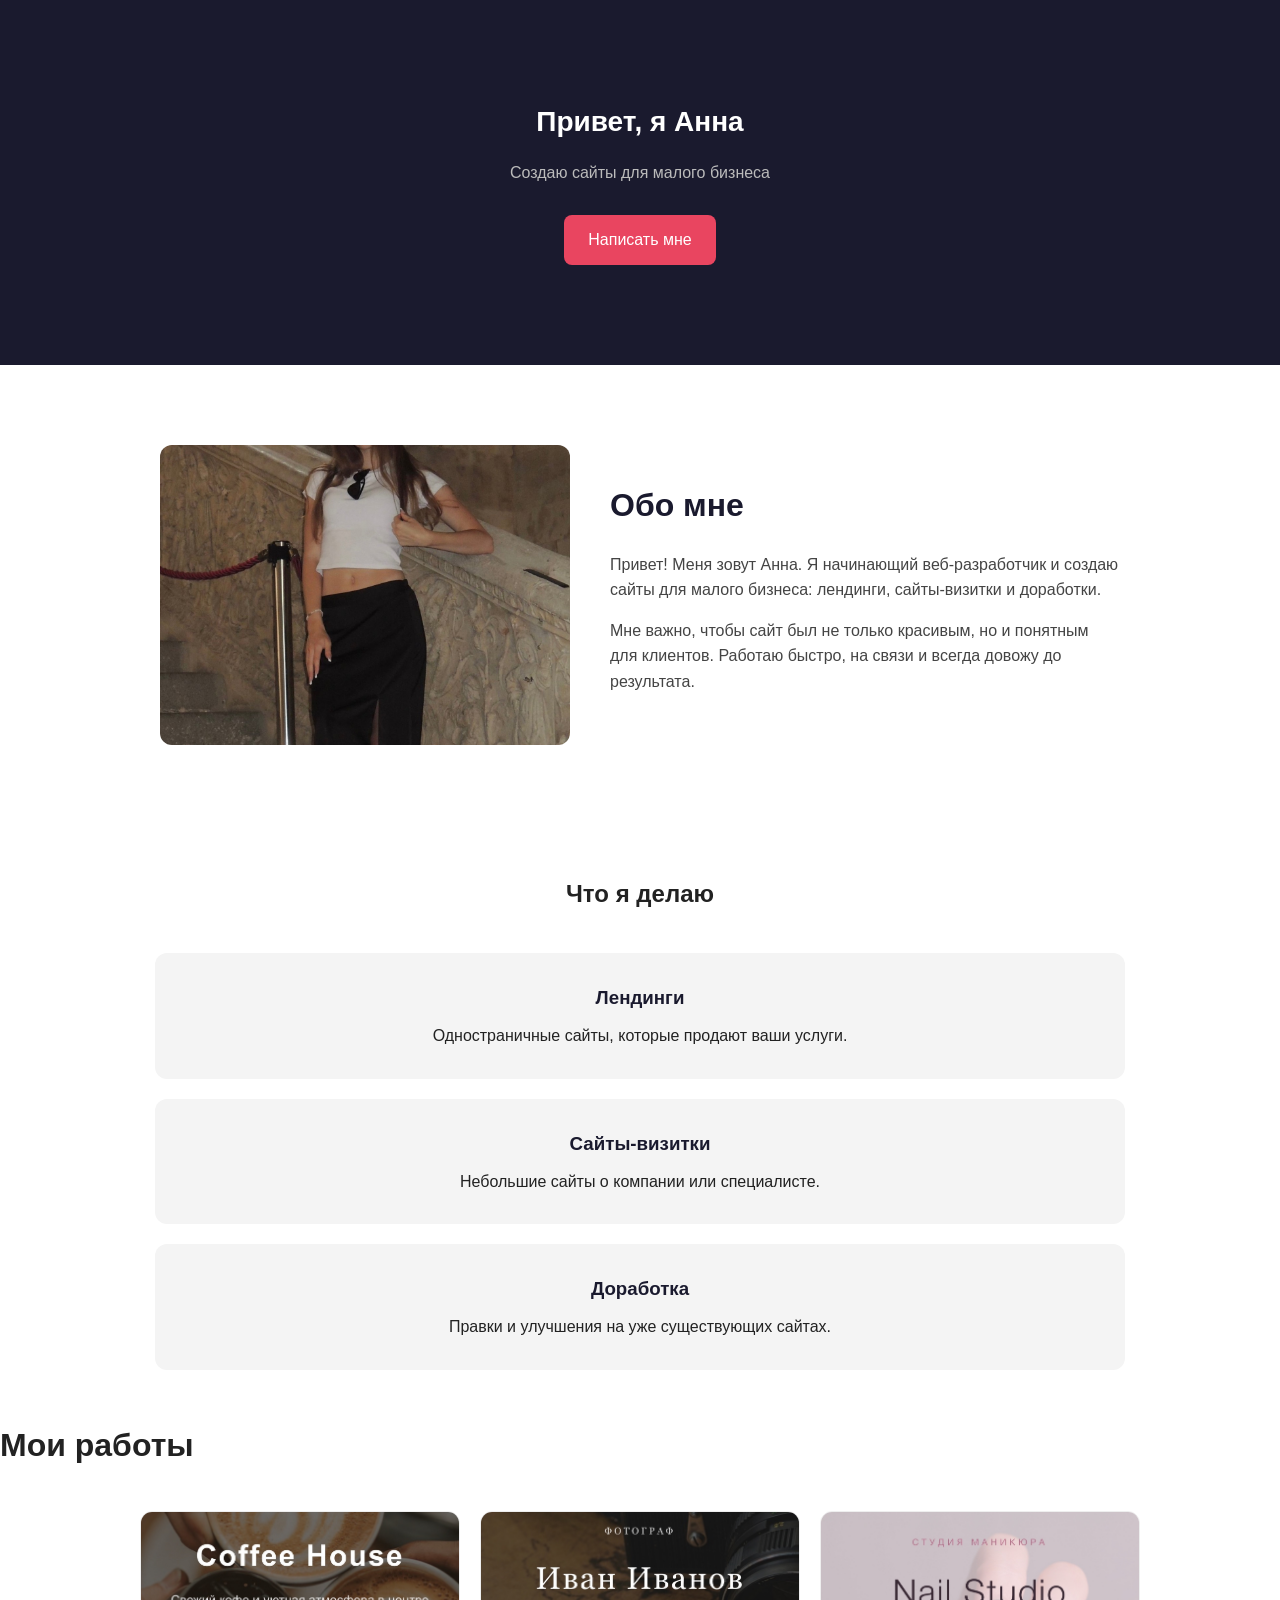
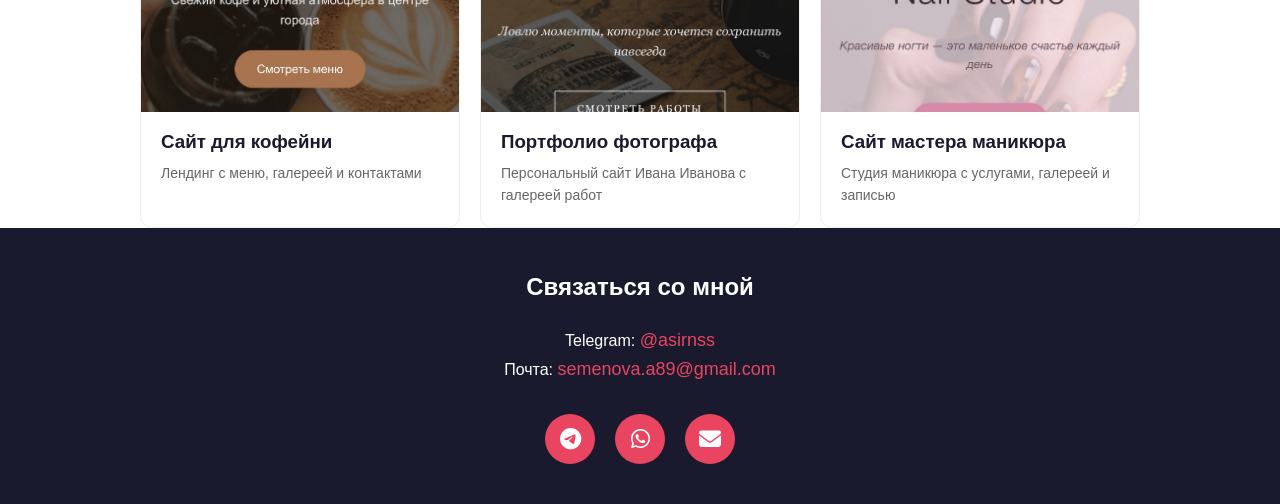
<file: index.html>
<!DOCTYPE html>
<html lang="ru">
<head>
<meta charset="UTF-8">
<meta name="viewport" content="width=device-width, initial-scale=1.0">
<title>Моё портфолио</title>
<link rel="stylesheet" href="https://cdnjs.cloudflare.com/ajax/libs/font-awesome/6.5.1/css/all.min.css">
<link rel="stylesheet" href="style.css">
</head>
<body>

<!-- Первый экран -->
<section class="hero">
<h1>Привет, я Анна</h1>
<p>Создаю сайты для малого бизнеса</p>
<a href="#contacts" class="btn">Написать мне</a>
</section>
<!-- Обо мне -->
<section class="about fade-in">
<div class="about-photo">
<img src="photo.jpg" alt="Анна">
</div>
<div class="about-text">
<h2>Обо мне</h2>
<p>Привет! Меня зовут Анна. Я начинающий веб-разработчик и создаю сайты для малого бизнеса: лендинги, сайты-визитки и доработки.</p>
<p>Мне важно, чтобы сайт был не только красивым, но и понятным для клиентов. Работаю быстро, на связи и всегда довожу до результата.</p>
</div>
</section>

<!-- Что я делаю -->
<section class="services fade-in">
<h2>Что я делаю</h2>
<div class="cards">
<div class="card">
<h3>Лендинги</h3>
<p>Одностраничные сайты, которые продают ваши услуги.</p>
</div>
<div class="card">
<h3>Сайты-визитки</h3>
<p>Небольшие сайты о компании или специалисте.</p>
</div>
<div class="card">
<h3>Доработка</h3>
<p>Правки и улучшения на уже существующих сайтах.</p>
</div>
</div>
</section>
<!-- Портфолио -->
<section class="portfolio fade-in">
<h2>Мои работы</h2>
<div class="works">
<div class="work">
  <a href="https://asirnss.github.io/coffee-site/" target="_blank">
    <img src="coffee.jpg" alt="Сайт для кофейни">
  </a>
  <h3>Сайт для кофейни</h3>
  <p>Лендинг с меню, галереей и контактами</p>
</div>
<div class="work">
  <a href="https://asirnss.github.io/photographer-site/" target="_blank">
    <img src="photo2.jpg" alt="Портфолио фотографа">
  </a>
  <h3>Портфолио фотографа</h3>
  <p>Персональный сайт Ивана Иванова с галереей работ</p>
</div>
<div class="work">
  <a href="https://asirnss.github.io/nails-site/" target="_blank">
    <img src="nails.jpg" alt="Сайт мастера маникюра">
  </a>
  <h3>Сайт мастера маникюра</h3>
  <p>Студия маникюра с услугами, галереей и записью</p>
</div>
</div>
</section>

<!-- Контакты -->
  <section class="contacts fade-in" id="contacts">
    <h2>Связаться со мной</h2>
    <p>Telegram: <a href="https://t.me/asirnss">@asirnss</a></p>
    <p>Почта: <a href="mailto:semenova.a89@gmail.com">semenova.a89@gmail.com</a></p>
    <div class="socials">
      <a href="https://t.me/asirnss" target="_blank" title="Telegram">
        <i class="fab fa-telegram"></i>
      </a>
      <a href="https://wa.me/79385208513" target="_blank" title="WhatsApp">
        <i class="fab fa-whatsapp"></i>
      </a>
      <a href="mailto:semenova.a89@gmail.com" title="Почта">
        <i class="fas fa-envelope"></i>
      </a>
    </div>
  </section>

<script>
const elements = document.querySelectorAll('.fade-in');

const observer = new IntersectionObserver((entries) => {
entries.forEach((entry) => {
if (entry.isIntersecting) {
entry.target.classList.add('visible');
}
});
}, { threshold: 0.15 });

elements.forEach((el) => observer.observe(el));
</script>
</body>
</html>
</file>
<file: style.css>
* {
margin: 0;
padding: 0;
box-sizing: border-box;
}

body {
font-family: Arial, sans-serif;
color: #222;
line-height: 1.6;
}

/* Первый экран */
.hero {
background: #1a1a2e;
color: #fff;
text-align: center;
padding: 100px 20px;
}

.hero h1 {
font-size: 42px;
margin-bottom: 15px;
}

.hero p {
font-size: 20px;
color: #bbb;
margin-bottom: 30px;
}

.btn {
display: inline-block;
background: #e94560;
color: #fff;
padding: 14px 32px;
border-radius: 8px;
text-decoration: none;
font-size: 18px;
transition: background 0.3s;
}

.btn:hover {
background: #c73650;
}

/* Блок "Что я делаю" */
.services {
padding: 80px 20px;
max-width: 1000px;
margin: 0 auto;
text-align: center;
}

.services h2 {
font-size: 32px;
margin-bottom: 40px;
}

.cards {
display: flex;
gap: 20px;
flex-wrap: wrap;
justify-content: center;
}

.card {
background: #f4f4f4;
padding: 30px;
border-radius: 12px;
flex: 1 1 250px;
max-width: 300px;
}

.card h3 {
margin-bottom: 10px;
color: #1a1a2e;
}

/* Контакты */
.contacts {
background: #1a1a2e;
color: #fff;
text-align: center;
padding: 60px 20px;
}

.contacts h2 {
margin-bottom: 20px;
}

.contacts a {
color: #e94560;
text-decoration: none;
font-size: 18px;
}
/* ===== Адаптив для телефонов ===== */
@media (max-width: 768px) {
.hero {
padding: 60px 15px;
}
    
.portfolio {
padding: 50px 15px;
}
    
.about-photo img {
    height: 220px;
}

.portfolio h2 {
font-size: 24px;
}

.work {
flex: 1 1 100%;
max-width: 100%;
}
}

.hero h1 {
font-size: 28px;
}

.hero p {
font-size: 16px;
}

.btn {
padding: 12px 24px;
font-size: 16px;
}

.services {
padding: 50px 15px;
}

.services h2 {
font-size: 24px;
}

.card {
flex: 1 1 100%;
max-width: 100%;
}

.contacts {
padding: 40px 15px;
}
.work img {
    height: 180px;
  }
}

/* Портфолио */
.portfolio {
padding: 80px 20px;
max-width: 1000px;
margin: 0 auto;
text-align: center;
}

.portfolio h2 {
font-size: 32px;
margin-bottom: 40px;
}

.works {
display: flex;
gap: 20px;
flex-wrap: wrap;
justify-content: center;
}

.work {
background: #fff;
border: 1px solid #eee;
border-radius: 12px;
overflow: hidden;
flex: 1 1 280px;
max-width: 320px;
text-align: left;
}

.work-img {
background: #1a1a2e;
color: #e94560;
height: 160px;
display: flex;
align-items: center;
justify-content: center;
font-size: 18px;
font-weight: bold;
}
.work img {
  width: 100%;
  height: 200px;
  object-fit: cover;
  display: block;
  transition: transform 0.3s;
}

.work a:hover img {
  transform: scale(1.05);
}

.work h3 {
padding: 15px 20px 5px;
color: #1a1a2e;
}

.work p {
padding: 0 20px 20px;
color: #666;
font-size: 14px;
}
/* Анимация появления */
.fade-in {
opacity: 0;
transform: translateY(30px);
transition: opacity 0.6s ease, transform 0.6s ease;
}

.fade-in.visible {
opacity: 1;
transform: translateY(0);
}
/* Обо мне */
.about {
display: flex;
gap: 40px;
align-items: center;
max-width: 1000px;
margin: 0 auto;
padding: 80px 20px;
}

.about-photo {
flex: 1 1 300px;
}

.photo-placeholder {
background: #1a1a2e;
color: #e94560;
height: 300px;
border-radius: 12px;
display: flex;
align-items: center;
justify-content: center;
font-size: 18px;
font-weight: bold;
} 
.about-photo img {
  width: 100%;
  height: 300px;
  object-fit: cover;
  border-radius: 12px;
  display: block;
}

.about-text {
flex: 1 1 400px;
}

.about-text h2 {
font-size: 32px;
margin-bottom: 20px;
color: #1a1a2e;
}

.about-text p {
margin-bottom: 15px;
color: #444;
}

/* Соцсети */
.socials {
  margin-top: 30px;
  display: flex;
  gap: 20px;
  justify-content: center;
}

.socials a {
  display: flex;
  align-items: center;
  justify-content: center;
  width: 50px;
  height: 50px;
  background: #e94560;
  color: #fff;
  border-radius: 50%;
  font-size: 22px;
  text-decoration: none;
  transition: transform 0.3s, background 0.3s;
}

.socials a:hover {
  transform: translateY(-5px);
  background: #c73650;
}
</file>
